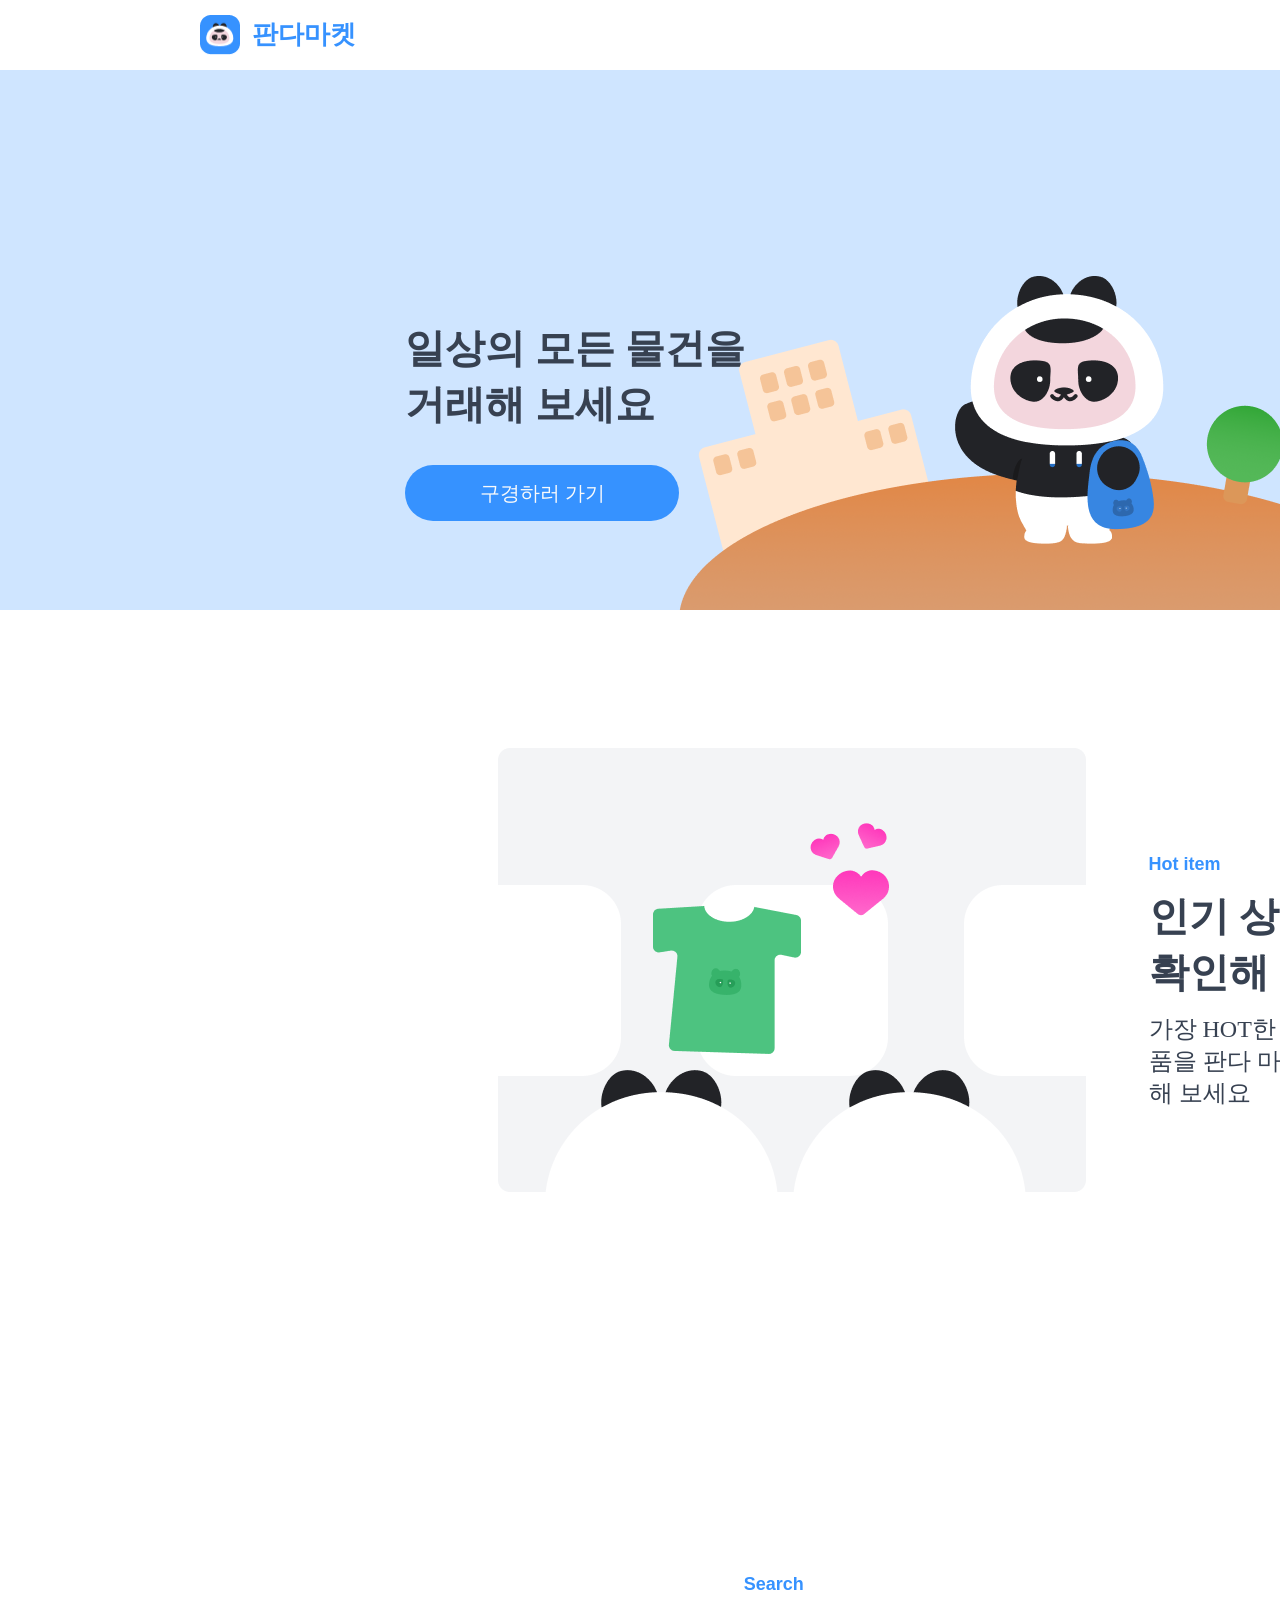
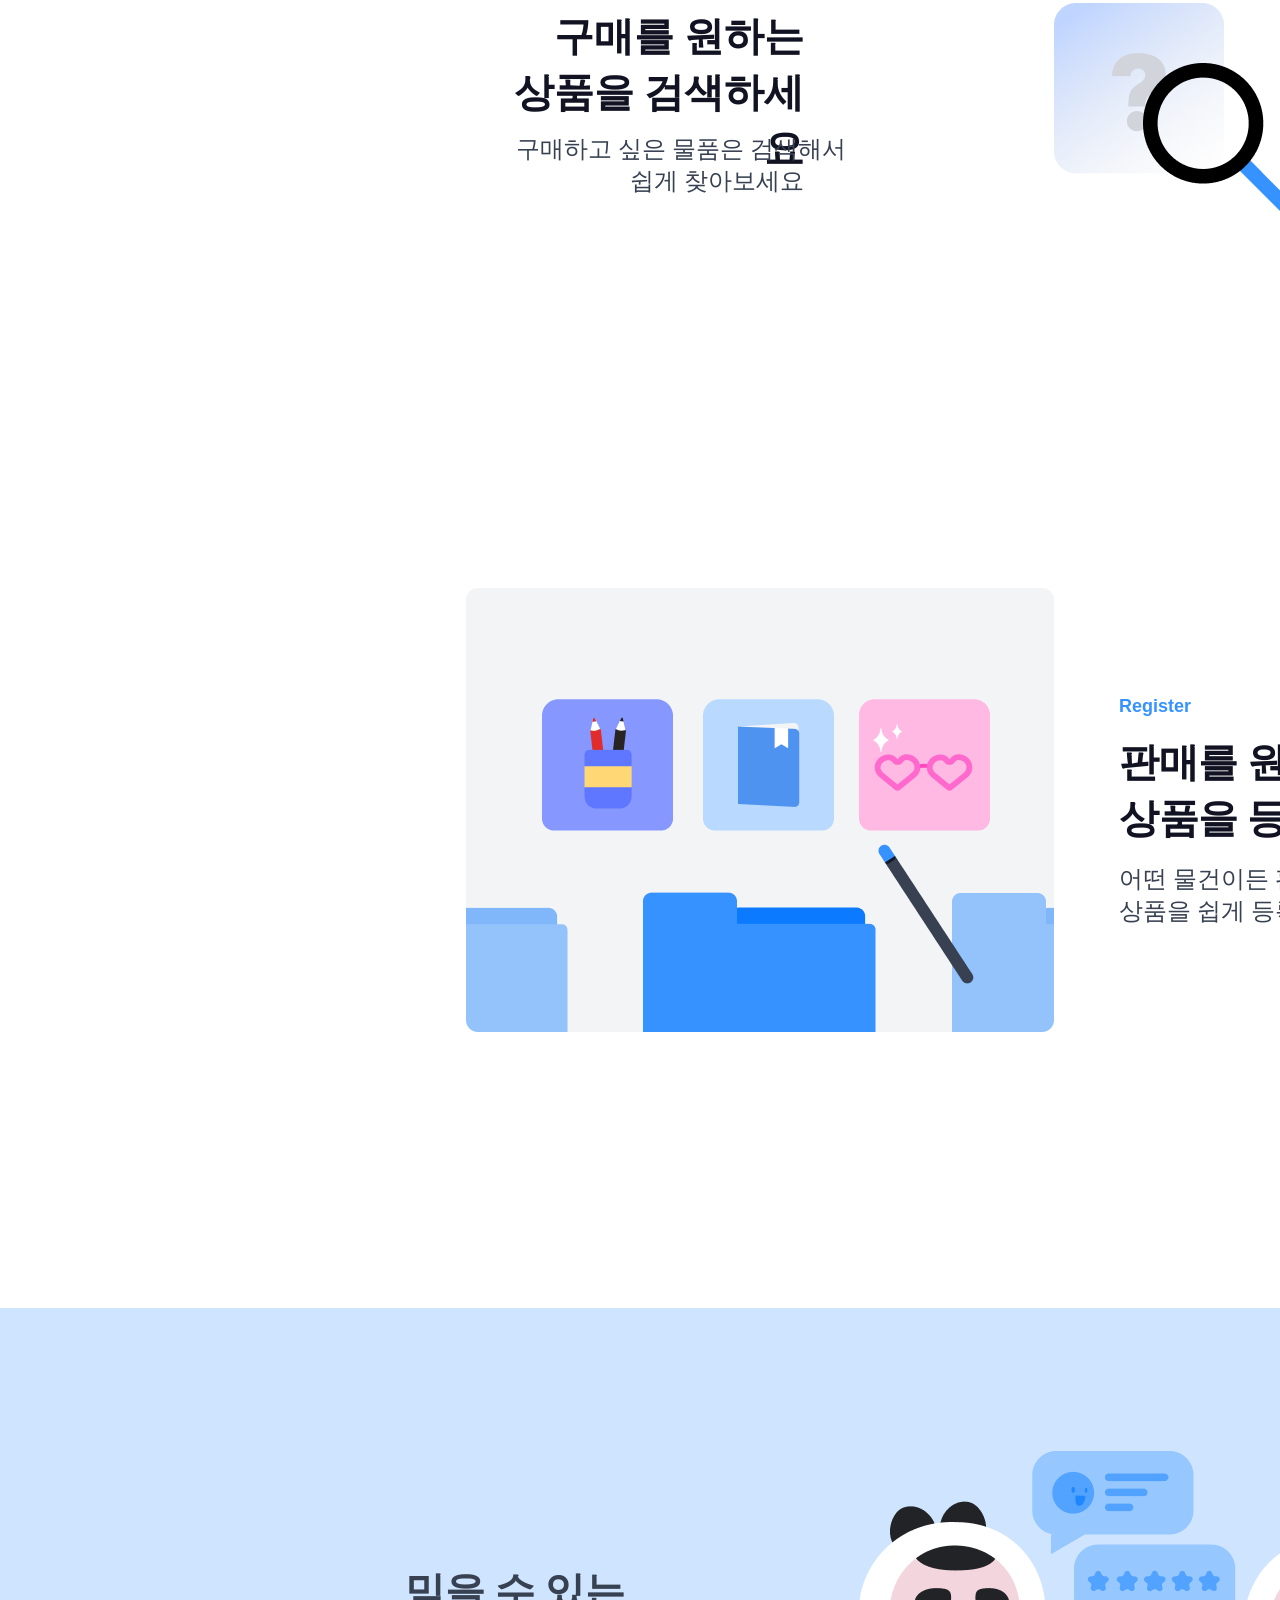
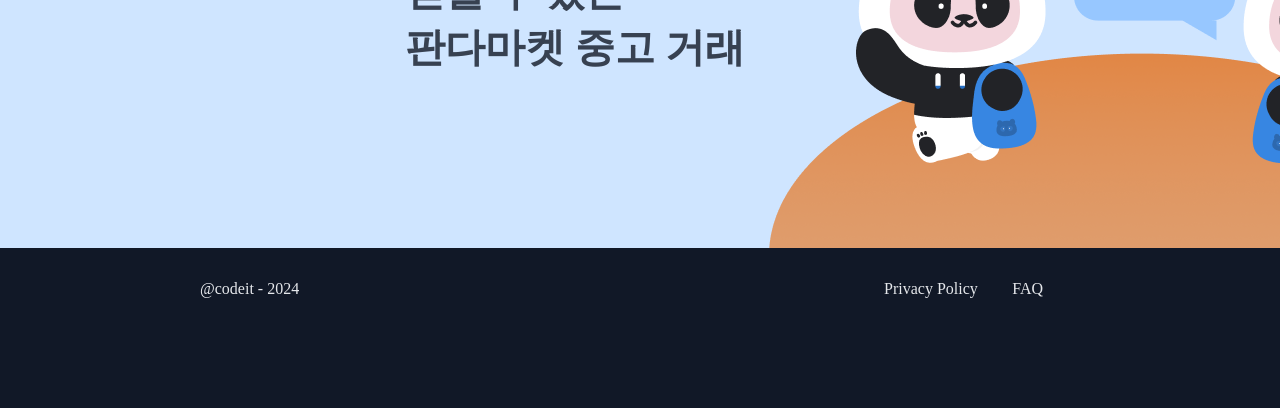
<file: index.html>
<!doctype html>
<html lang="en">
  <head>
    <meta charset="UTF-8" />
    <meta name="viewport" content="width=device-width, initial-scale=1.0" />
    <title>panda_market</title>
    <link rel="stylesheet" href="./main/index.css" />
  </head>

  <body class="page-wrapper">
    <!--메인 타이틀-->
    <div class="home-page">
      <header class="main-title">
        <div class="main-title-box">
          <a href="#" class="panda-logo">
            <img
              src="../images/panda_face.png"
              alt="판다마켓 로고"
              class="panda_logo_img"
            />
            <span class="panda_logo_name">판다마켓</span>
          </a>
          <a href="../login/index.html" class="login-text">로그인</a>
        </div>
      </header>

      <!--메인 상단 이미지-->
      <div class="banner-wrapper">
        <section class="main-top-img">
          <div class="banner-top-box">
            <div class="banner-top-text-box">
              <p class="banner-top-text">
                일상의 모든 물건을 <br />
                거래해 보세요
              </p>
              <a href="../item/index.html" class="search-products"
                >구경하러 가기</a
              >
            </div>

            <img
              src="../images/Group 33680.png"
              alt="판다 마켓 메인 일러스트"
              class="banner-top-img-box"
            />
          </div>
        </section>
      </div>

      <!--홈페이지 이용 설명-->
      <section class="description">
        <div class="main-description">
          <div class="main-description-img">
            <img src="../images/Img_home_01.png" alt="인기 상품 예시 이미지" />
          </div>

          <div class="main-description-text">
            <p class="title-highlight1">Hot item</p>
            <p class="title-section1">
              인기 상품을 <br />
              확인해 보세요
            </p>
            <p class="title-text1">
              가장 HOT한 중고거래 물품을 판다 마켓에서 확인해 보세요
            </p>
          </div>
        </div>
      </section>

      <section class="description">
        <div class="search-description">
          <div class="search-description-text">
            <p class="title-highlight2">Search</p>
            <p class="title-section2">
              구매를 원하는<br />
              상품을 검색하세요
            </p>
            <p class="title-text2">
              구매하고 싶은 물품은 검색해서 <br />
              쉽게 찾아보세요
            </p>
          </div>

          <div class="search-description-img">
            <div class="search-box">
              <img src="../images/Group 33629.png" alt="구매 원하는 상품" />

              <div class="search-icon">
                <img src="../images/Group 33604.png" alt="돋보기" />
              </div>
            </div>
          </div>
        </div>
      </section>

      <section class="description">
        <div class="create-description">
          <div class="create-description-img">
            <img src="../images/Img_home_03.png" alt="상품 등록과정 이미지" />
          </div>

          <div class="create-description-text">
            <p class="title-highlight3">Register</p>
            <p class="title-section3">
              판매를 원하는 <br />
              상품을 등록하세요
            </p>
            <p class="title-text3">
              어떤 물건이든 판매하고 싶은 상품을 쉽게 등록하세요
            </p>
          </div>
        </div>
      </section>

      <!--메인 하단 이미지-->
      <div class="bottom-group">
        <div class="banner-wrapper">
          <section class="main-bottom-img">
            <div class="banner-bottom-box">
              <div class="banner-bottom-text-box">
                <p class="banner-bottom-text">
                  믿을 수 있는 <br />
                  판다마켓 중고 거래
                </p>
              </div>
              <img
                src="../images/Img_home_bottom.png"
                alt="판다 마켓 메인 일러스트"
                class="banner-bottom-img"
              />
            </div>
          </section>
        </div>

        <!--하단 홈페이지 정보-->

        <div class="info-wrapper">
          <footer class="site-info">
            <div class="site-info-text">
              <p class="since">@codeit - 2024</p>

              <div class="pr-faq">
                <a href="../item/index.html" class="privacy">Privacy Policy</a>
                <a href="../item/index.html" class="faq">FAQ</a>
              </div>

              <div class="sns">
                <a href="https://www.facebook.com/" class="facebook">
                  <img
                    src="../images/logo/ic_facebook.png"
                    alt="페이스북 사이트"
                  />
                </a>
                <a href="https://www.x.com/" class="x">
                  <img src="../images/logo/ic_twitter.png" alt="x 사이트" />
                </a>
                <a href="https://www.youtube.com/" class="youtube">
                  <img
                    src="../images/logo/ic_youtube.png"
                    alt="유튜브 사이트"
                  />
                </a>
                <a href="https://www.instagram.com/" class="instagram">
                  <img
                    src="../images/logo/ic_instagram.png"
                    alt="인스타그램 사이트"
                  />
                </a>
              </div>
            </div>
          </footer>
        </div>
      </div>
    </div>
  </body>
</html>
</file>
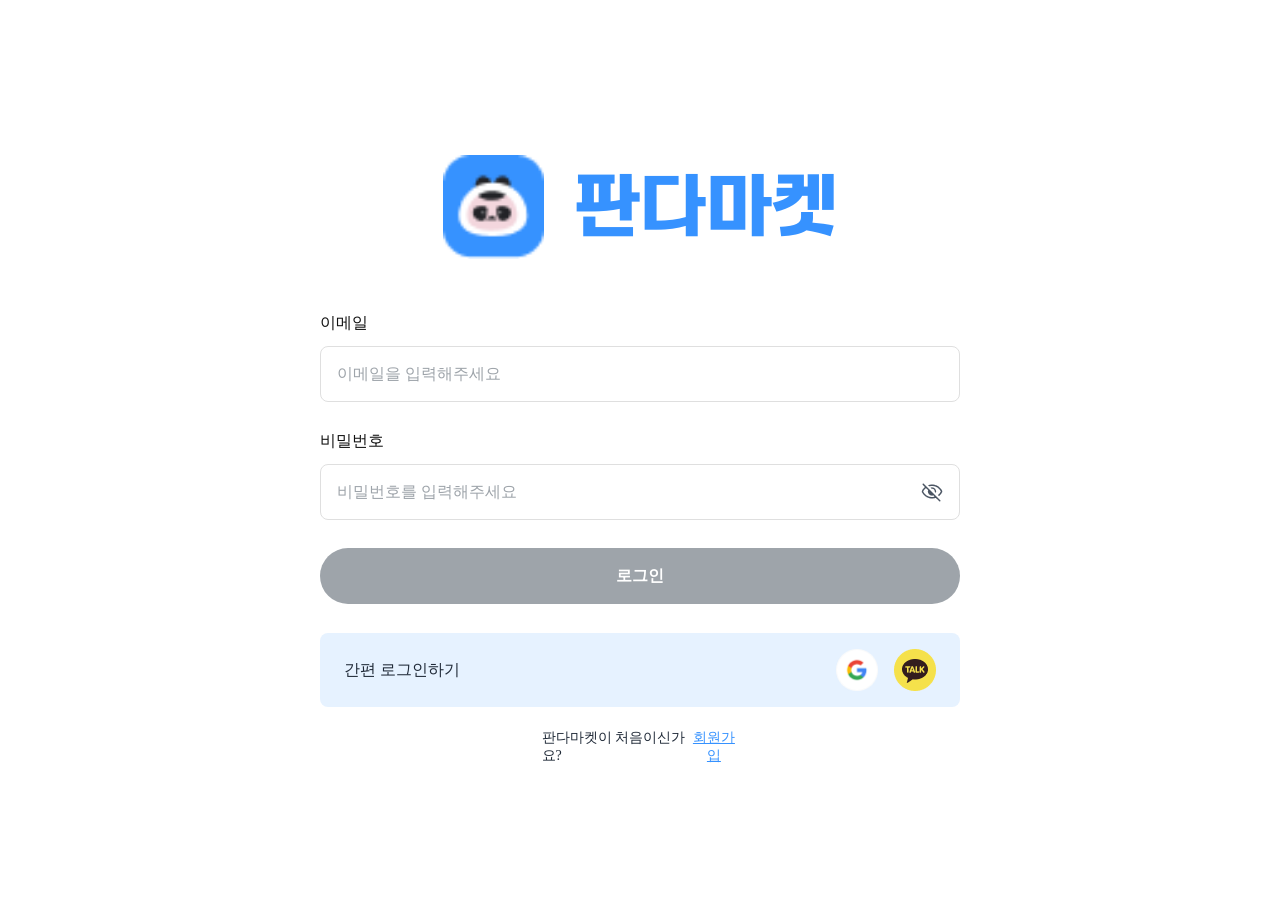
<file: login/index.html>
<!doctype html>
<html lang="en">
  <head>
    <meta charset="UTF-8" />
    <meta name="viewport" content="width=device-width, initial-scale=1.0" />
    <title>panda login</title>
    <link rel="stylesheet" href="./index.css" />

    <!-- Google tag (gtag.js) -->
    <script
      async
      src="https://www.googletagmanager.com/gtag/js?id=G-DR9WXDK9ND"
    ></script>
    <script>
      window.dataLayer = window.dataLayer || [];
      function gtag() {
        dataLayer.push(arguments);
      }
      gtag("js", new Date());

      gtag("config", "G-DR9WXDK9ND");
    </script>
  </head>
  <body class="container">
    <div class="box">
      <a href="../main/index.html" class="icon-box">
        <img src="../images/panda_face.png" alt="판다마켓 로고" class="icon" />

        <div class="icon-text">판다마켓</div>
      </a>

      <main class="main-box">
        <div class="email-box">
          <label class="email-text">이메일</label>
          <input
            type="email"
            id="user-email"
            placeholder="이메일을 입력해주세요"
            class="email-input"
            required
          />
        </div>

        <div class="password-box">
          <label class="password-text">비밀번호</label>
          <div class="input-wrapper">
            <input
              type="password"
              id="user-password"
              placeholder="비밀번호를 입력해주세요"
              class="password-input"
              required
            />
            <img
              src="../images/eye.png"
              alt="눈 아이콘"
              class="eye"
              id="eyeicon"
            />
          </div>
        </div>

        <a href="" class="login-box">로그인</a>

        <div class="simple-login-box">
          <p class="simple-login-text">간편 로그인하기</p>
          <div class="simple-login-logo">
            <a href="https://www.google.com/" class="google-logo">
              <img
                src="../images/login-img/Component 2.png"
                alt="구글 로고 이미지"
                class="google-logo-img"
              />
            </a>
            <a href="https://www.kakaocorp.com/page/" class="kakao-logo">
              <img
                src="../images/login-img/Component 3.png"
                alt="카카오 로고 이미지"
                class="kakao-logo-img"
              />
            </a>
          </div>
        </div>

        <div class="panda-first">
          <p class="panda-first-text">판다마켓이 처음이신가요?</p>
          <a href="../signup/index.html" class="panda-first-signup">
            회원가입
          </a>
        </div>
      </main>
    </div>
  </body>
</html>
</file>
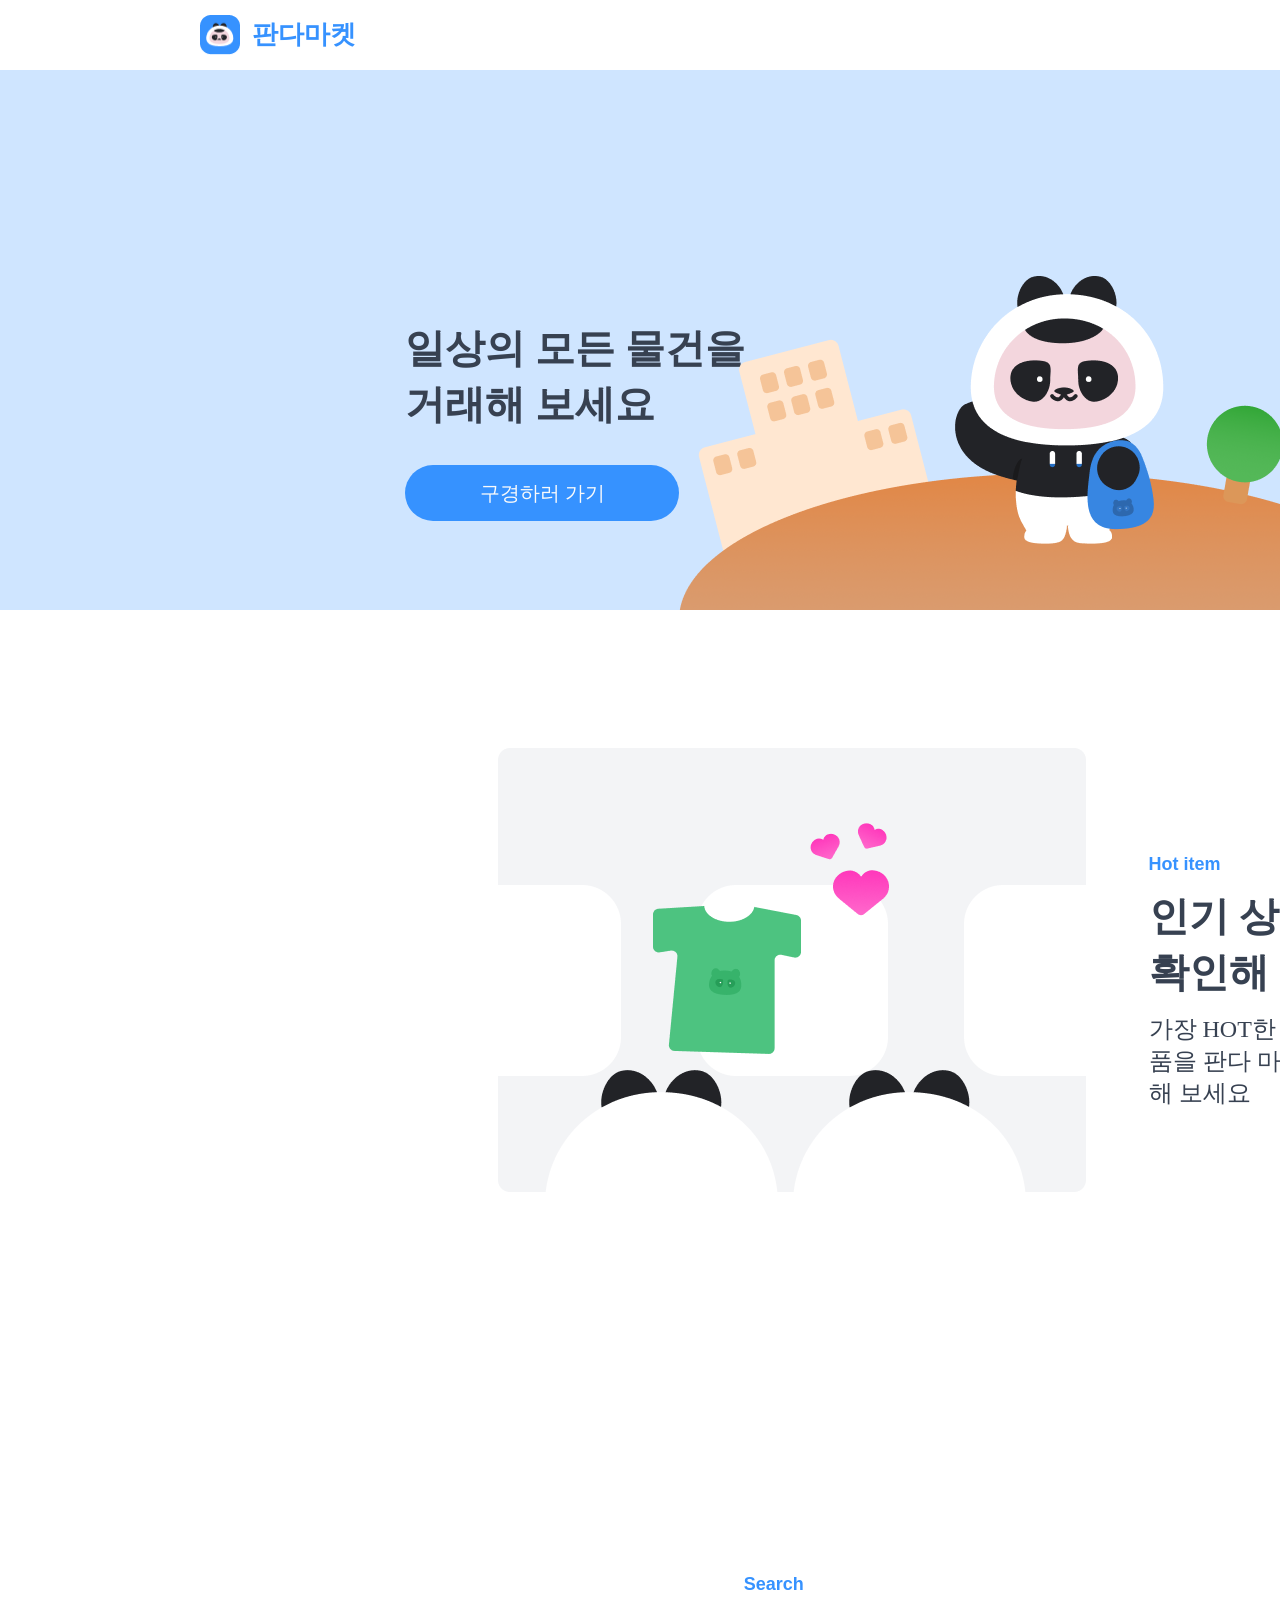
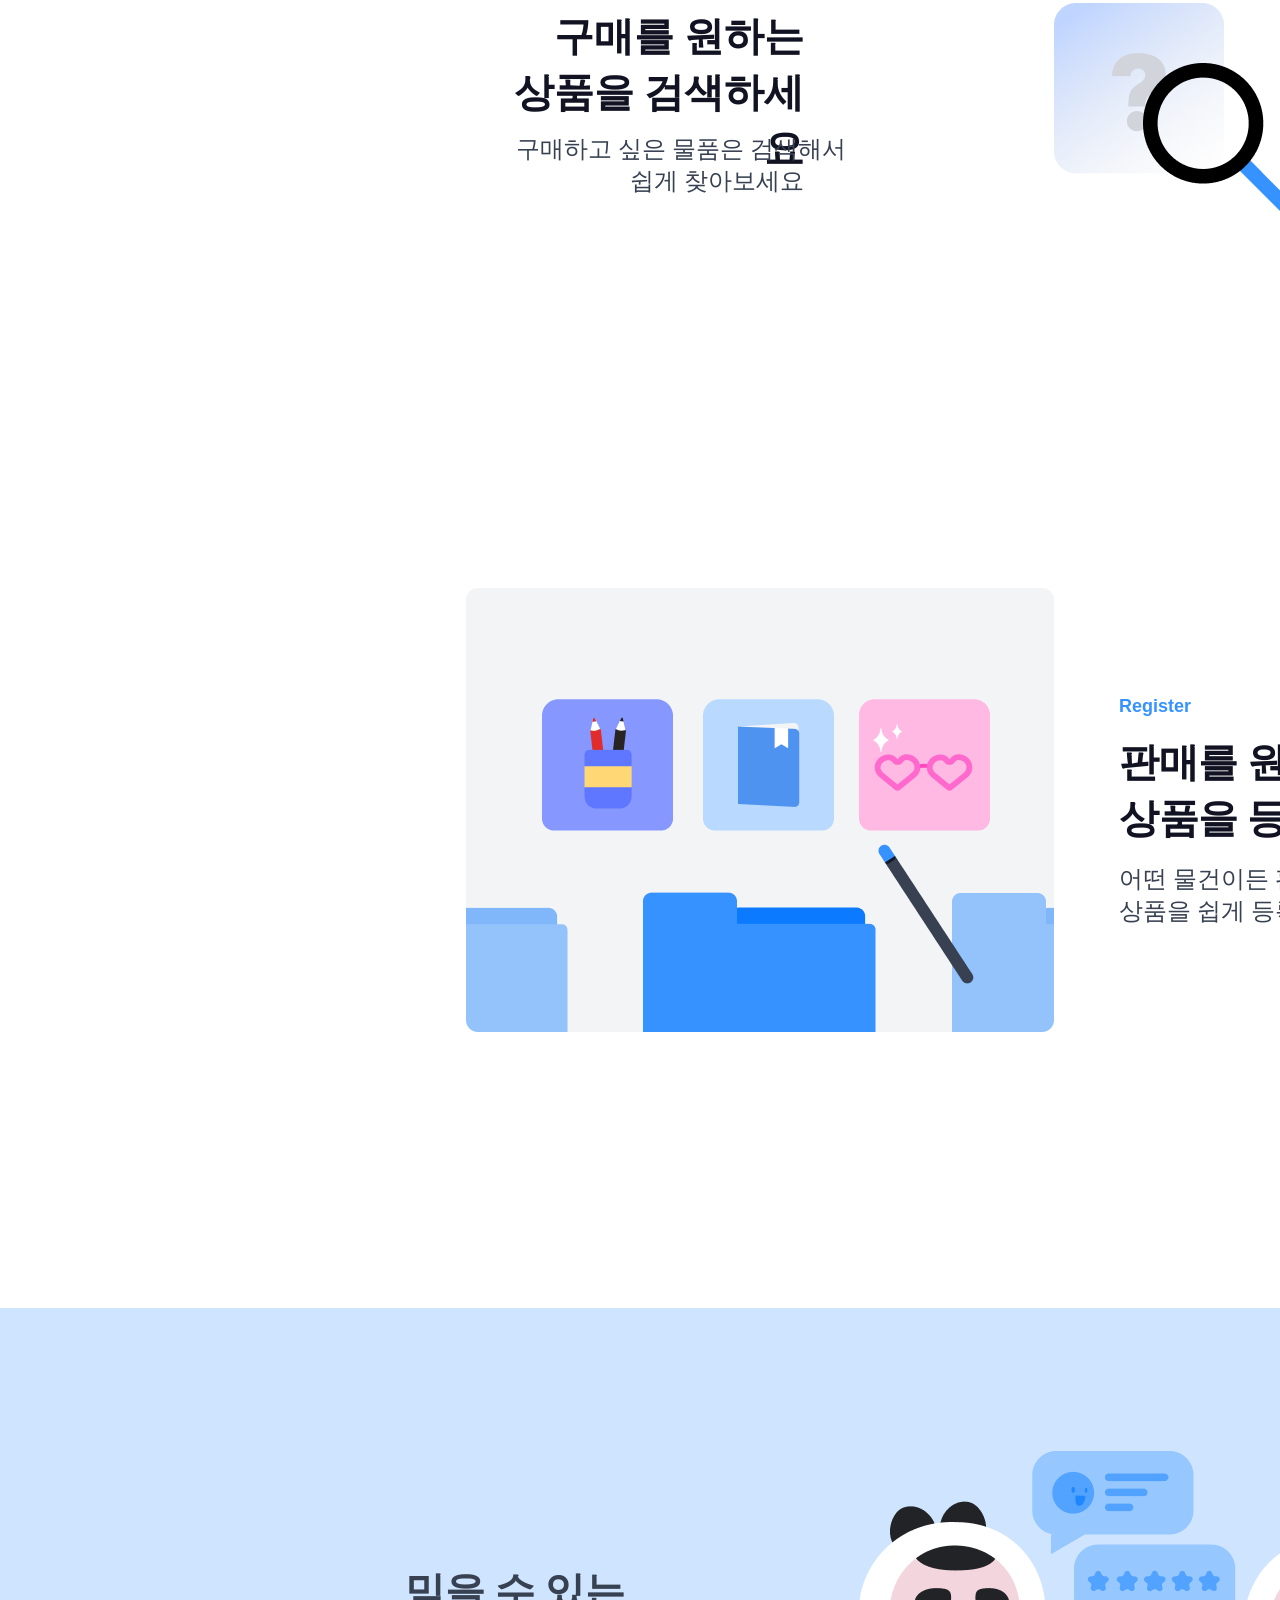
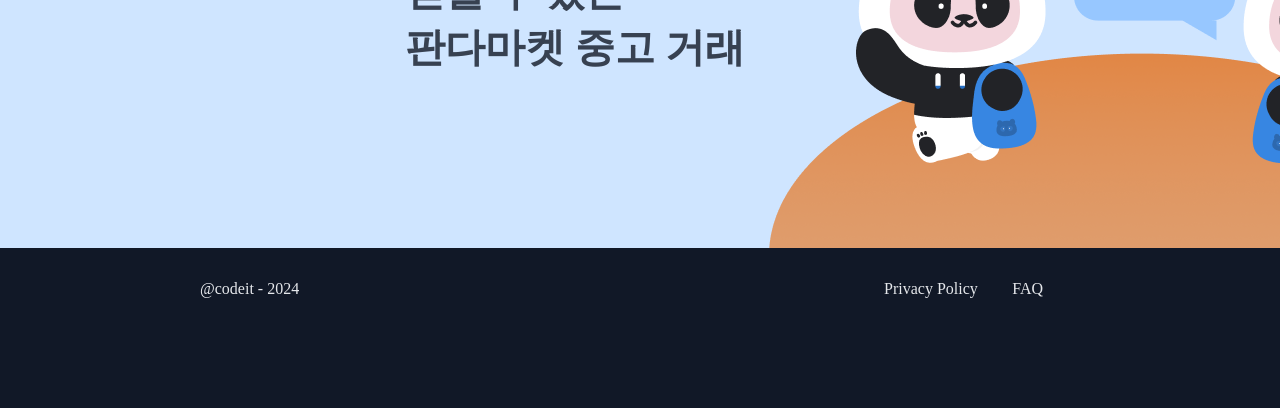
<file: main/index.html>
<!doctype html>
<html lang="en">
  <head>
    <meta charset="UTF-8" />
    <meta name="viewport" content="width=device-width, initial-scale=1.0" />
    <title>panda_market</title>
    <link rel="stylesheet" href="./index.css" />

    <!-- Google tag (gtag.js) -->
    <script
      async
      src="https://www.googletagmanager.com/gtag/js?id=G-DR9WXDK9ND"
    ></script>
    <script>
      window.dataLayer = window.dataLayer || [];
      function gtag() {
        dataLayer.push(arguments);
      }
      gtag("js", new Date());

      gtag("config", "G-DR9WXDK9ND");
    </script>
  </head>

  <body class="page-wrapper">
    <!--메인 타이틀-->
    <div class="home-page">
      <header class="main-title">
        <div class="main-title-box">
          <a href="#" class="panda-logo">
            <img
              src="../images/panda_face.png"
              alt="판다마켓 로고"
              class="panda_logo_img"
            />
            <span class="panda_logo_name">판다마켓</span>
          </a>
          <a href="../login/index.html" class="login-text">로그인</a>
        </div>
      </header>

      <!--메인 상단 이미지-->
      <div class="banner-wrapper">
        <section class="main-top-img">
          <div class="banner-top-box">
            <div class="banner-top-text-box">
              <p class="banner-top-text">
                일상의 모든 물건을 <br />
                거래해 보세요
              </p>
              <a href="../item/index.html" class="search-products"
                >구경하러 가기</a
              >
            </div>

            <img
              src="../images/Group 33680.png"
              alt="판다 마켓 메인 일러스트"
              class="banner-top-img-box"
            />
          </div>
        </section>
      </div>

      <!--홈페이지 이용 설명-->
      <section class="description">
        <div class="main-description">
          <div class="main-description-img">
            <img src="../images/Img_home_01.png" alt="인기 상품 예시 이미지" />
          </div>

          <div class="main-description-text">
            <p class="title-highlight1">Hot item</p>
            <p class="title-section1">
              인기 상품을 <br />
              확인해 보세요
            </p>
            <p class="title-text1">
              가장 HOT한 중고거래 물품을 판다 마켓에서 확인해 보세요
            </p>
          </div>
        </div>
      </section>

      <section class="description">
        <div class="search-description">
          <div class="search-description-text">
            <p class="title-highlight2">Search</p>
            <p class="title-section2">
              구매를 원하는<br />
              상품을 검색하세요
            </p>
            <p class="title-text2">
              구매하고 싶은 물품은 검색해서 <br />
              쉽게 찾아보세요
            </p>
          </div>

          <div class="search-description-img">
            <div class="search-box">
              <img src="../images/Group 33629.png" alt="구매 원하는 상품" />

              <div class="search-icon">
                <img src="../images/Group 33604.png" alt="돋보기" />
              </div>
            </div>
          </div>
        </div>
      </section>

      <section class="description">
        <div class="create-description">
          <div class="create-description-img">
            <img src="../images/Img_home_03.png" alt="상품 등록과정 이미지" />
          </div>

          <div class="create-description-text">
            <p class="title-highlight3">Register</p>
            <p class="title-section3">
              판매를 원하는 <br />
              상품을 등록하세요
            </p>
            <p class="title-text3">
              어떤 물건이든 판매하고 싶은 상품을 쉽게 등록하세요
            </p>
          </div>
        </div>
      </section>

      <!--메인 하단 이미지-->
      <div class="bottom-group">
        <div class="banner-wrapper">
          <section class="main-bottom-img">
            <div class="banner-bottom-box">
              <div class="banner-bottom-text-box">
                <p class="banner-bottom-text">
                  믿을 수 있는 <br />
                  판다마켓 중고 거래
                </p>
              </div>
              <img
                src="../images/Img_home_bottom.png"
                alt="판다 마켓 메인 일러스트"
                class="banner-bottom-img"
              />
            </div>
          </section>
        </div>

        <!--하단 홈페이지 정보-->

        <div class="info-wrapper">
          <footer class="site-info">
            <div class="site-info-text">
              <p class="since">@codeit - 2024</p>

              <div class="pr-faq">
                <a href="../item/index.html" class="privacy">Privacy Policy</a>
                <a href="../item/index.html" class="faq">FAQ</a>
              </div>

              <div class="sns">
                <a href="https://www.facebook.com/" class="facebook">
                  <img
                    src="../images/logo/ic_facebook.png"
                    alt="페이스북 사이트"
                  />
                </a>
                <a href="https://www.x.com/" class="x">
                  <img src="../images/logo/ic_twitter.png" alt="x 사이트" />
                </a>
                <a href="https://www.youtube.com/" class="youtube">
                  <img
                    src="../images/logo/ic_youtube.png"
                    alt="유튜브 사이트"
                  />
                </a>
                <a href="https://www.instagram.com/" class="instagram">
                  <img
                    src="../images/logo/ic_instagram.png"
                    alt="인스타그램 사이트"
                  />
                </a>
              </div>
            </div>
          </footer>
        </div>
      </div>
    </div>
  </body>
</html>
</file>
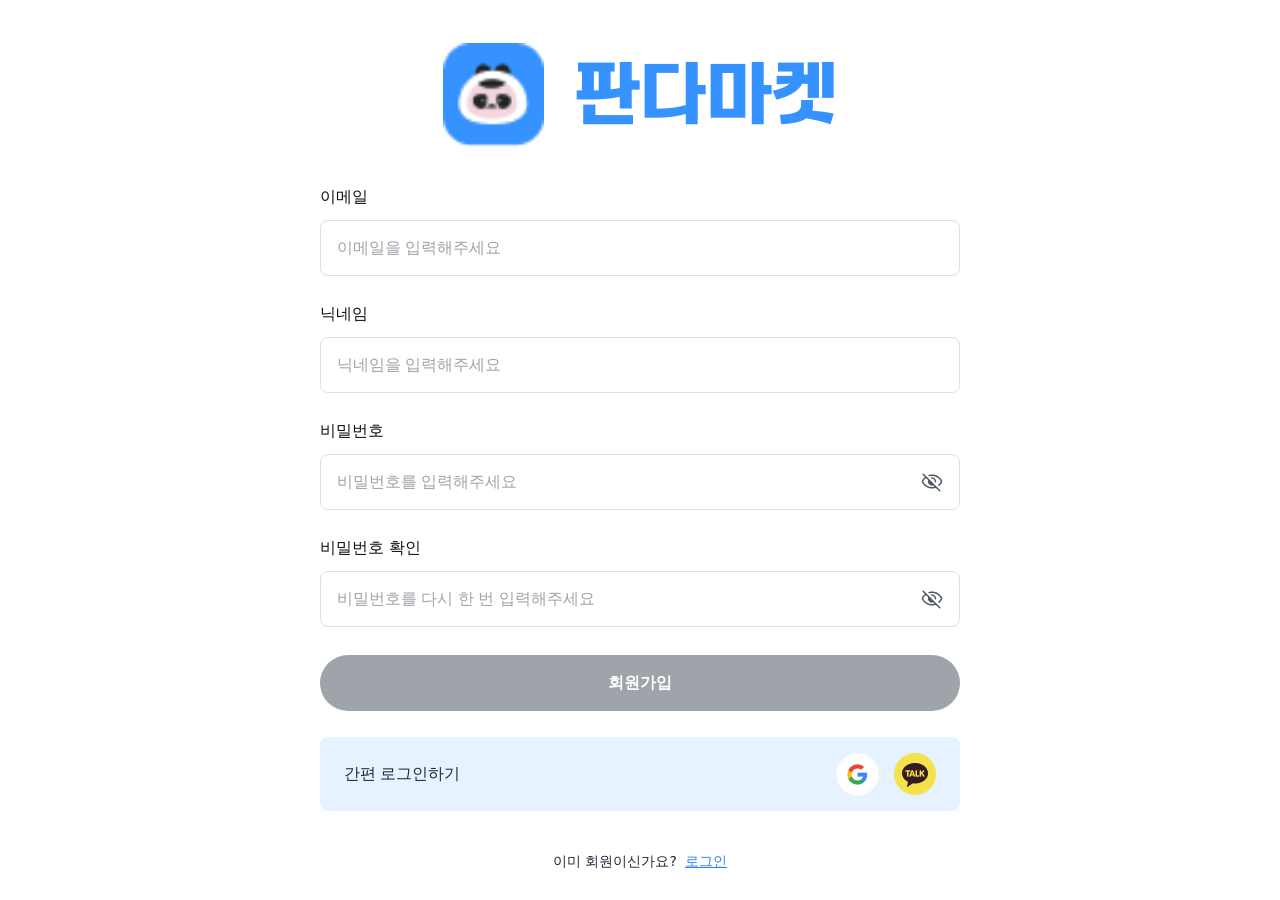
<file: signup/index.html>
<!doctype html>
<html lang="en">
  <head>
    <meta charset="UTF-8" />
    <meta name="viewport" content="width=device-width, initial-scale=1.0" />
    <title>panda signup</title>
    <link rel="stylesheet" href="./index.css" />

    <!-- Google tag (gtag.js) -->
    <script
      async
      src="https://www.googletagmanager.com/gtag/js?id=G-DR9WXDK9ND"
    ></script>
    <script>
      window.dataLayer = window.dataLayer || [];
      function gtag() {
        dataLayer.push(arguments);
      }
      gtag("js", new Date());

      gtag("config", "G-DR9WXDK9ND");
    </script>
  </head>
  <body class="page-wrapper">
    <div class="home-page">
      <a href="../main/index.html" class="icon-box">
        <img src="../images/panda_face.png" alt="판다마켓 로고" class="icon" />

        <div class="icon-text">판다마켓</div>
      </a>
      <main class="input-box">
        <div class="email-box">
          <label class="emil-text">이메일</label>
          <input
            type="email"
            id="user-email"
            placeholder="이메일을 입력해주세요"
            class="emil-input"
            required
          />
        </div>

        <div class="nickname-box">
          <label class="nickname-text">닉네임</label>
          <input
            type="text"
            id="user-nickname"
            placeholder="닉네임을 입력해주세요"
            class="nickname-input"
            required
          />
        </div>

        <div class="password-box">
          <label class="password-text">비밀번호</label>
          <div class="input-wrapper">
            <input
              type="password"
              id="user-password"
              placeholder="비밀번호를 입력해주세요"
              class="password-input"
              required
            />
            <img
              src="../images/eye.png"
              alt="눈 아이콘"
              class="eye"
              id="eyeicon"
            />
          </div>
        </div>

        <div class="password-confirm-box">
          <label class="password-confirm-text">비밀번호 확인</label>
          <div class="input-wrapper">
            <input
              type="password"
              id="user-password-confirm"
              placeholder="비밀번호를 다시 한 번 입력해주세요"
              class="password-confirm-input"
              required
            />
            <img
              src="../images/eye.png"
              alt="눈 아이콘"
              class="eye"
              id="eyeicon"
            />
          </div>
        </div>

        <a href="" class="signup-box">회원가입</a>
      </main>

      <div class="simple-login-box">
        <p class="simple-login-text">간편 로그인하기</p>
        <div class="simple-login-logo">
          <a href="https://www.google.com/" class="google-logo">
            <img
              src="../images/login-img/Component 2.png"
              alt="구글 로고 이미지"
            />
          </a>
          <a href="https://www.kakaocorp.com/page/" class="kakao-logo">
            <img
              src="../images/login-img/Component 3.png"
              alt="카카오 로고 이미지"
            />
          </a>
        </div>
      </div>

      <div class="user-login-box">
        <p class="user-login-text">이미 회원이신가요?</p>
        <a href="../login/index.html" class="user-login"> 로그인 </a>
      </div>
    </div>
  </body>
</html>
</file>
<file: main/index.css>
* {
  margin: 0;
  padding: 0;
  box-sizing: border-box;
}

a {
  text-decoration: none;
}

.page-wrapper {
  display: flex;
  width: 100%;
}

.home-page {
  display: flex;
  flex-direction: column;
  margin: 0 auto;
  width: 100%;
  height: 3608px;
  min-width: 1920px;
}

/* 상단 고정 배너 */
.main-title {
  position: sticky;
  top: 0;
  left: 0;
  z-index: 1000;
  display: flex;
  justify-content: center;
  align-items: center;
  width: 100%;
  height: 70px;
  background-color: #ffffff;
}

.main-title-box {
  display: flex;
  justify-content: space-between;
  align-items: center;
  width: 100%;
  max-width: 1920px;
  padding: 0 200px;
  height: 51px;
}

.panda-logo {
  display: flex;
  align-items: center;
  gap: 12px;
  cursor: pointer;
}

.panda_logo_img {
  height: auto;
  width: 40px;
  height: 40.14px;
}

.panda_logo_name {
  font-size: 25.63px;
  font-weight: 700;
  line-height: 100%;
  letter-spacing: 0;
  color: #3692ff;
}

.login-text {
  display: inline-flex;
  justify-content: center;
  align-items: center;
  width: 128px;
  height: 48px;
  padding: 12px 23px;
  border-radius: 8px;
  background-color: #3692ff;
  color: #ffffff;
  text-decoration: none;
  font-weight: 600;
}

/* 메인 상단 이미지 */
.banner-wrapper {
  display: flex;
  justify-content: center;
  width: 100%;
  background-color: #cfe5ff;
}

.main-top-img {
  display: flex;
  justify-content: center;
  align-items: flex-end;
  background-color: #cfe5ff;
  width: 100%;

  height: 540px;
}

.banner-top-box {
  display: flex;
  align-items: center;
  width: 1110px;
  height: 340px;
}

.banner-top-text-box {
  display: flex;
  flex-direction: column;
  display: flex;
  width: 274px;
  height: 238px;
  gap: 32px;
}

.banner-top-text {
  width: 295px;
  height: 112px;
  font-family: "pretendard";
  font-size: 40px;
  font-weight: 700;
  line-height: 140%;
  letter-spacing: 0;
  color: #374151;
  white-space: nowrap;
}

.search-products {
  display: flex;
  flex-direction: row;
  align-items: center;
  justify-content: center;
  width: 274px;
  height: 56px;
  padding: 16px 124px;
  gap: 10px;
  background-color: #3692ff;
  border-radius: 40px;
  border: none;
  white-space: nowrap;
  color: #f9fafb;
  font-size: 20px;
}

.banner-top-img-box {
  width: 746px;
  height: 340px;
}

/* 홈페이지 이용 설명 */
.description {
  /* 설졍 3가지 박스 */
  display: flex;
  justify-content: center;
  align-items: center;
  width: 100%;

  height: 720px;
}

.main-description {
  display: flex;
  align-items: center;
  justify-content: space-around;
  width: 988px;
  height: 444px;
}

.main-description-img {
  display: flex;
  width: 588px;
  height: 444px;
}

.main-description-text {
  display: flex;
  flex-direction: column;
  gap: 12px;
  width: 274px;
  height: 238px;
  gap: 12px;
}

.title-highlight1 {
  /* 홈페이지 이용 설명 글자 양식 1번쨰 */
  font-family: "Pretendard";
  font-family: sans-serif;
  color: #3692ff;
  font-size: 18px;
  width: 72px;
  line-height: 26px;
  font-weight: 700;
  letter-spacing: 0;
}

.title-section1 {
  /* 홈페이지 이용 설명 글자 양식 2번쨰 */
  font-family: "Pretendard";
  white-space: nowrap;
  width: 222px;
  height: 112px;
  font-weight: 700;
  font-size: 40px;
  line-height: 140%;
  letter-spacing: 2%;
  color: #374151;
  text-align: left;
}

.title-text1 {
  /* 홈페이지 이용 설명 글자 양식 3번쨰 */
  width: 274px;
  height: 64px;
  font-weight: 500;
  font-size: 24px;
  line-height: 32px;
  letter-spacing: 0;
  color: #374151;
}

.search-description {
  display: flex;
  align-items: center;
  justify-content: space-around;
  width: 988px;
  height: 444px;
}

.search-description-text {
  display: flex;
  flex-direction: column;
  align-items: flex-end;
  width: 317px;
  height: 238px;
  gap: 12px;
}

.title-highlight2 {
  /* 홈페이지 이용 설명 글자 양식 1번쨰 */
  font-family: "Pretendard";
  font-family: sans-serif;
  color: #3692ff;
  font-size: 18px;
  width: 60px;
  line-height: 26px;
  font-weight: 700;
  letter-spacing: 0;
}

.title-section2 {
  /* 홈페이지 이용 설명 글자 양식 2번쨰 */
  font-family: "Pretendard";
  justify-content: flex-end;
  text-align: right;
  width: 317px;
  height: 112px;
  font-weight: 700;
  font-size: 40px;
  line-height: 140%;
  letter-spacing: 2%;
  color: #111322;
}

.title-text2 {
  /* 홈페이지 이용 설명 글자 양식 3번쨰 */
  font-family: "Pretendard";
  white-space: nowrap;
  width: 288px;
  height: 64px;
  font-weight: 500;
  font-size: 24px;
  line-height: 32px;
  letter-spacing: 0;
  color: #374151;
  text-align: right;
}

.search-description-img {
  display: flex;
  justify-content: center;
  align-items: center;
  width: 588px;
  height: 444px;
}

.search-box {
  /* 물음표 상자 */
  position: relative;
}

.search-icon {
  /* 돋보기 */
  position: absolute;
  top: 60px;
  left: 89px;
}

.create-description {
  display: flex;
  justify-content: space-between;
  align-items: center;
  width: 988px;
  height: 444px;
}

.create-description-img {
  display: flex;
  width: 588px;
  height: 444px;
}

.create-description-text {
  display: flex;
  flex-direction: column;
  justify-content: space-around;
  gap: 12px;
  width: 335px;
  height: 238px;
}

.title-highlight3 {
  /* 홈페이지 이용 설명 글자 양식 1번쨰 */
  font-family: "Pretendard";
  font-family: sans-serif;
  color: #3692ff;
  font-size: 18px;
  width: 72px;
  line-height: 26px;
  font-weight: 700;
  letter-spacing: 0;
}

.title-section3 {
  /* 홈페이지 이용 설명 글자 양식 2번쨰 */
  font-family: "Pretendard";
  white-space: nowrap;
  width: 222px;
  height: 112px;
  font-weight: 700;
  font-size: 40px;
  line-height: 140%;
  letter-spacing: -0.4px;
  color: #111322;
  text-align: left;
}

.title-text3 {
  /* 홈페이지 이용 설명 글자 양식 3번쨰 */
  font-family: "Pretendard";
  width: 335px;
  height: 64px;
  font-weight: 500;
  font-size: 24px;
  line-height: 32px;
  letter-spacing: 0;
  color: #374151;
}

/* 메인 하단 이미지 */
.bottom-group {
  margin-top: auto;
  display: flex;
  flex-direction: column;
}

.main-bottom-img {
  display: flex;
  justify-content: center;
  align-items: flex-end;
  background-color: #cfe5ff;

  width: 100%;
  height: 540px;
}

.banner-bottom-box {
  display: flex;
  justify-content: space-between;
  align-items: center;
  width: 1110px;
  height: 397px;
}

.banner-bottom-text-box {
  display: flex;
  width: 295px;
  height: 172px;
}

.banner-bottom-text {
  display: flex;
  width: 295px;
  height: 112px;
  font-weight: 700;
  font-size: 40px;
  line-height: 140%;
  letter-spacing: 0;
  color: #374151;
  white-space: nowrap;
}

.banner-bottom-img-box {
  display: flex;
  width: 746px;
  height: 397px;
}

/* 하단 홈페이지 정보 */
.info-wrapper {
  display: flex;
  justify-content: center;
  width: 100%;
}

.site-info {
  display: flex;
  flex-direction: column;
  width: 100%;
  max-width: 1920px;
  height: 160px;
  padding: 32px 200px;
  gap: 10px;
  box-sizing: border-box;
  background-color: #111827;
}

.site-info-text {
  display: flex;
  justify-content: space-between;
  width: 100%;
  max-width: 1520px;
  height: 20px;
  color: #e5e7eb;
  background-color: #111827;
}

.pr-faq {
  display: flex;
  justify-content: space-between;
  width: 159px;
  height: 19px;
  color: #e5e7eb;
}

.pr-faq a {
  color: #e5e7eb;
}

.privacy {
}

.faq {
}

.facebook {
}

.x {
}

.youtube {
}

.instagram {
}
</file>
<file: login/index.css>
* {
  box-sizing: border-box;
  margin: 0;
  padding: 0;
}

@font-face {
  font-family: "ROKAF Sans Bold";
  src: url("../font/ROKAFSansBold.otf") format("opentype");
  font-weight: 700;
}

body.container {
  display: flex;
  justify-content: center;
  align-items: center;
  min-height: 100vh;
  background-color: #ffffff;
}

.box {
  width: 100%;
  max-width: 640px;
  height: 618px;
  display: flex;
  flex-direction: column;
  align-items: center;
  justify-content: space-between;
}

.icon-box {
  display: flex;
  justify-content: space-between;
  align-items: center;
  text-decoration: none;
  width: 396px;
  height: 132px;
}

.icon {
  width: 103.53px;
  height: 103.88px;
  object-fit: contain;
}

.icon-text {
  font-family: "ROKAF Sans Bold", sans-serif;
  font-size: 66.34px;
  color: #3692ff;
  line-height: 100%;
  letter-spacing: 0%;
  font-weight: 700;
}

.main-box {
  display: flex;
  flex-direction: column;
  align-items: center;
  justify-content: space-between;
  width: 100%;
  max-width: 640px;
  height: 446px;
}

.email-box,
.password-box {
  display: flex;
  flex-direction: column;
  gap: 12px;
  width: 100%;
}

.email-text,
.password-text {
  font-size: 16px;
  font-weight: 500;
  color: #111111;
}

.email-input,
.password-input {
  width: 100%;
  height: 56px;
  padding: 0 16px;
  background-color: #ffffff;
  border: 1px solid #dfdfdf;
  border-radius: 8px;
  font-size: 16px;
  outline: none;
  transition: border-color 0.2s ease;
}

.email-input::placeholder,
.password-input::placeholder {
  color: #9ea4aa;
}

.email-input:focus,
.password-input:focus {
  border-color: #3692ff;
}

.login-box {
  display: flex;
  justify-content: center;
  align-items: center;
  width: 100%;
  height: 56px;
  background-color: #9ea4aa;
  color: #ffffff;
  font-size: 16px;
  font-weight: 600;
  text-decoration: none;
  border-radius: 40px;
  transition: background-color 0.2s ease;
}

.login-box.active {
  background-color: #3692ff;
}

.login-box:hover {
  background-color: #3692ff;
}

.simple-login-box {
  display: flex;
  align-items: center;
  justify-content: space-between;
  gap: 16px;
  padding: 24px;
  background-color: #e6f2ff;
  border-radius: 8px;
  width: 100%; /* 640px 고정 대신 100%로 유연하게 변경 */
  height: 74px;
}

.simple-login-text {
  font-family: "Pretendard", sans-serif;
  font-weight: 500;
  font-size: 16px;
  line-height: 26px;
  letter-spacing: 0%;
  color: #1f2937;
}

.simple-login-logo {
  display: flex;
  justify-content: space-between;
  align-items: center;
  width: 100px;
  height: 42px;
}

.google-logo,
.kakao-logo {
  display: flex;
  justify-content: center;
  align-items: center;
  width: 42px;
  height: 42px;
}

.google-logo-img,
.kakao-logo-img {
  width: 100%;
  height: 100%;
  object-fit: contain;
}

.panda-first {
  display: flex;
  justify-content: center;
  align-items: center;
  font-size: 14px;
  color: #1f2937;
  width: 197px;
  height: 24px;
  gap: 4px;
}

.panda-first-signup {
  color: #3692ff;
  text-align: center;
  font-weight: 500;
  text-decoration: underline;
}

/* 눈 아이콘 */
.input-wrapper {
  position: relative;
  align-items: center;
  width: 100%;
}

.eye {
  position: absolute;
  right: 16px;
  top: 50%;
  transform: translateY(-50%);
  cursor: pointer;
  width: 24px;
  height: 24px;
  object-fit: contain;
}
</file>
<file: signup/index.css>
/* 기본 초기화 및 폰트 설정 */
* {
  box-sizing: border-box;
  margin: 0;
  padding: 0;
}

@font-face {
  font-family: "ROKAF Sans Bold";
  src: url("../font/ROKAFSansBold.otf") format("opentype");
  font-weight: 700;
}

body.page-wrapper {
  display: flex;
  justify-content: center;
  align-items: center;
  min-height: 100vh;
  background-color: #ffffff;
  font-family:
    "Pretendard",
    -apple-system,
    BlinkMacSystemFont,
    system-ui,
    Roboto,
    sans-serif;
}

/* 전체 박스 레이아웃 */
.home-page {
  width: 100%;
  max-width: 640px;
  height: 842px;
  display: flex;
  flex-direction: column;
  align-items: center;
  justify-content: space-between;
}

/* 로고 영역 */
.icon-box {
  display: flex;
  justify-content: space-between;
  align-items: center;
  width: 396px;
  height: 132px;
  text-decoration: none;
}

.icon {
  width: 103.53px;
  height: 103.88px;
  object-fit: contain;
}

.icon-text {
  font-family: "ROKAF Sans Bold", sans-serif;
  font-size: 66.34px;
  color: #3692ff;
  line-height: 100%;
  letter-spacing: 0%;
  font-weight: 700;
}

/* 입력 폼 영역 */
.input-box {
  display: flex;
  flex-direction: column;
  align-items: center;
  justify-content: space-between;
  width: 100%;
  max-width: 640px;
  height: 524px;
}

/* 각 입력 그룹 (이메일, 닉네임, 비밀번호, 비밀번호 확인) */
.email-box,
.nickname-box {
  display: flex;
  flex-direction: column;
  gap: 12px;
  width: 100%;
}

.emil-text,
.nickname-text,
.password-text,
.password-confirm-text {
  font-size: 16px;
  font-weight: 500;
  color: #111111;
}

.emil-input,
.nickname-input,
.password-input,
.password-confirm-input {
  width: 100%;
  height: 56px;
  padding: 0 16px;
  background-color: #ffffff;
  border: 1px solid #dfdfdf;
  border-radius: 8px;
  font-size: 16px;
  outline: none;
  transition: border-color 0.2s ease;
}

.emil-input::placeholder,
.nickname-input::placeholder,
.password-input::placeholder,
.password-confirm-input::placeholder {
  color: #9ea4aa;
}

.emil-input:focus,
.nickname-input:focus,
.password-input:focus,
.password-confirm-input:focus {
  border-color: #3692ff;
}

/* 회원가입 버튼 (기본 비활성 회색 상태) */
.signup-box {
  display: flex;
  justify-content: center;
  align-items: center;
  width: 100%;
  height: 56px;
  background-color: #9ea4aa;
  color: #ffffff;
  font-size: 16px;
  font-weight: 600;
  text-decoration: none;
  border-radius: 40px;
  transition: background-color 0.2s ease;
}

/* 값이 모두 입력되어 활성화될 때 적용할 클래스 */
.signup-box.active {
  background-color: #3692ff;
}

.signup-box:hover {
  background-color: #3692ff;
}

.simple-login-box {
  display: flex;
  align-items: center;
  justify-content: space-between;
  gap: 16px;
  padding: 24px;
  background-color: #e6f2ff;
  border-radius: 8px;
  width: 640px;
  height: 74px;
}

.simple-login-text {
  font-family: "Pretendard", sans-serif;
  font-weight: 500;
  font-size: 16px;
  line-height: 26px;
  letter-spacing: 0%;
  color: #1f2937;
}

.simple-login-logo {
  display: flex;
  justify-content: space-between;
  align-items: center;
  width: 100px;
  height: 42px;
}

.google-logo,
.kakao-logo {
  display: flex;
  justify-content: center;
  align-items: center;
  width: 42px;
  height: 42px;
}

.google-logo-img,
.kakao-logo-img {
  width: 100%;
  height: 100%;
  object-fit: contain;
}

/* 로그인 안내 영역 */
.user-login-box {
  display: flex;
  justify-content: center;
  align-items: center;
  gap: 8px;
  margin-top: 16px;
  font-size: 14px;
  color: #1f2937;
  width: 100%;
  font-weight: 500;
}

.user-login {
  color: #3182f6;
  text-align: center;
  font-weight: 500;
  text-decoration: underline;
}

/* 비밀번호 눈 아이콘 */
.password-box,
.password-confirm-box {
  display: flex;
  flex-direction: column;
  gap: 12px;
  width: 100%;
}

/* 2. input과 눈 아이콘을 묶어주는 래퍼 (기준점 역할) */
.input-wrapper {
  position: relative;
  width: 100%;
}

/* 3. 비밀번호 입력창 스타일 */
.input-wrapper input {
  width: 100%;
  height: 56px;
  padding: 0 48px 0 16px; /* 우측에 눈 아이콘이 들어갈 공간(48px) 미리 확보 */
  box-sizing: border-box;
  background-color: #ffffff;
  border: 1px solid #dfdfdf;
  border-radius: 8px;
  font-size: 16px;
  outline: none;
  transition: border-color 0.2s ease;
}

/* 4. 입력창에 포커스(클릭)되었을 때 테두리 색상 */
.input-wrapper input:focus {
  border-color: #3692ff;
}

/* 5. 눈 아이콘 위치 및 스타일 */
.eye {
  position: absolute;
  right: 16px;
  top: 50%;
  transform: translateY(-50%);
  cursor: pointer;
  color: #9ca3af;
  font-size: 18px;
}
</file>
